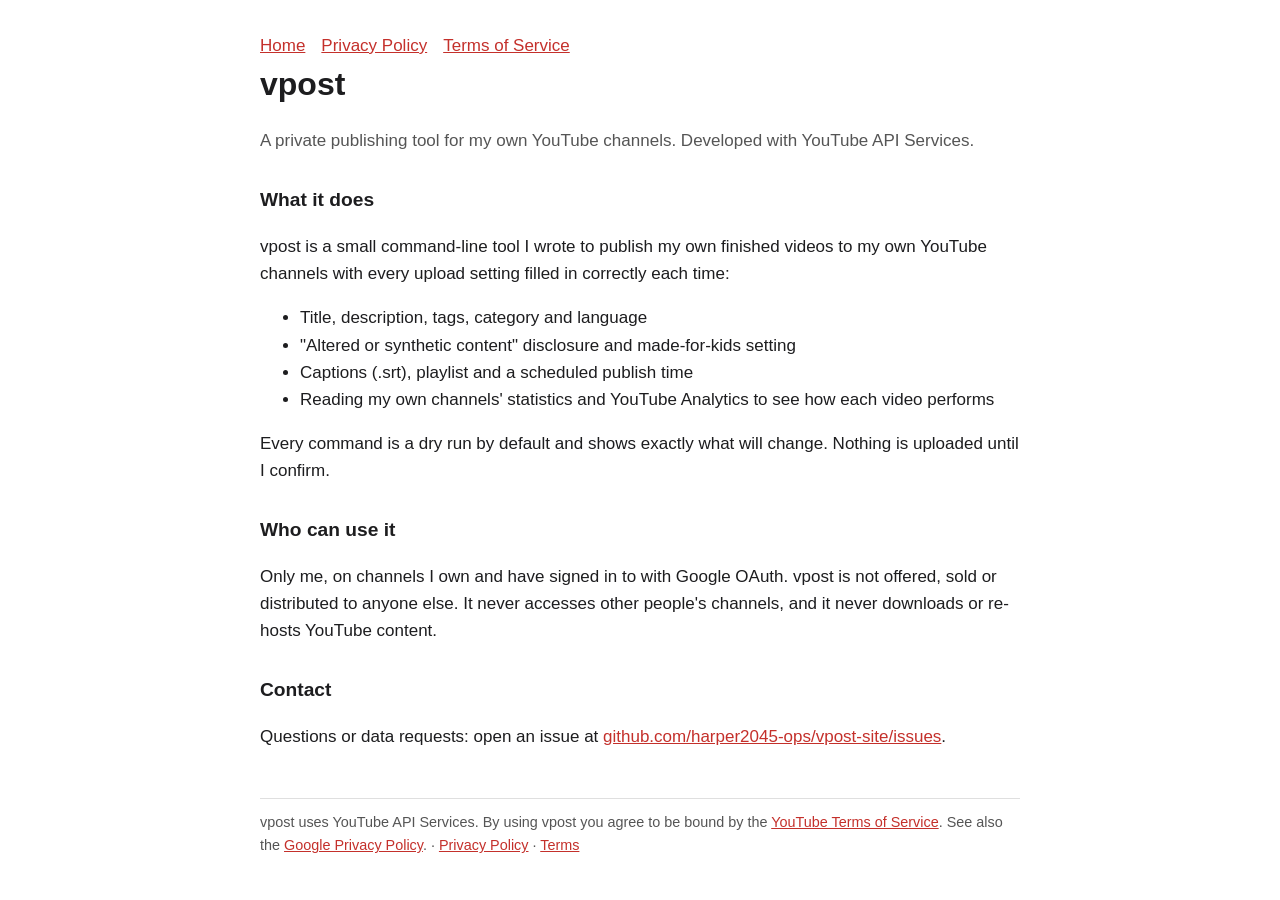
<file: index.html>
<!doctype html><html lang="en"><head><meta charset="utf-8"><meta name="viewport" content="width=device-width,initial-scale=1"><title>vpost</title><link rel="stylesheet" href="style.css"></head><body>
<nav><a href="index.html">Home</a><a href="privacy.html">Privacy Policy</a><a href="terms.html">Terms of Service</a></nav>
<h1>vpost</h1>
<p class="muted">A private publishing tool for my own YouTube channels. Developed with YouTube API Services.</p>
<h2>What it does</h2>
<p>vpost is a small command-line tool I wrote to publish my own finished videos to my own YouTube channels with every upload setting filled in correctly each time:</p>
<ul>
<li>Title, description, tags, category and language</li>
<li>"Altered or synthetic content" disclosure and made-for-kids setting</li>
<li>Captions (.srt), playlist and a scheduled publish time</li>
<li>Reading my own channels' statistics and YouTube Analytics to see how each video performs</li>
</ul>
<p>Every command is a dry run by default and shows exactly what will change. Nothing is uploaded until I confirm.</p>
<h2>Who can use it</h2>
<p>Only me, on channels I own and have signed in to with Google OAuth. vpost is not offered, sold or distributed to anyone else. It never accesses other people's channels, and it never downloads or re-hosts YouTube content.</p>
<h2>Contact</h2>
<p>Questions or data requests: open an issue at <a href="https://github.com/harper2045-ops/vpost-site/issues">github.com/harper2045-ops/vpost-site/issues</a>.</p>
<footer>vpost uses YouTube API Services. By using vpost you agree to be bound by the <a href="https://www.youtube.com/t/terms">YouTube Terms of Service</a>. See also the <a href="https://policies.google.com/privacy">Google Privacy Policy</a>. · <a href="privacy.html">Privacy Policy</a> · <a href="terms.html">Terms</a></footer>
</body></html>
</file>
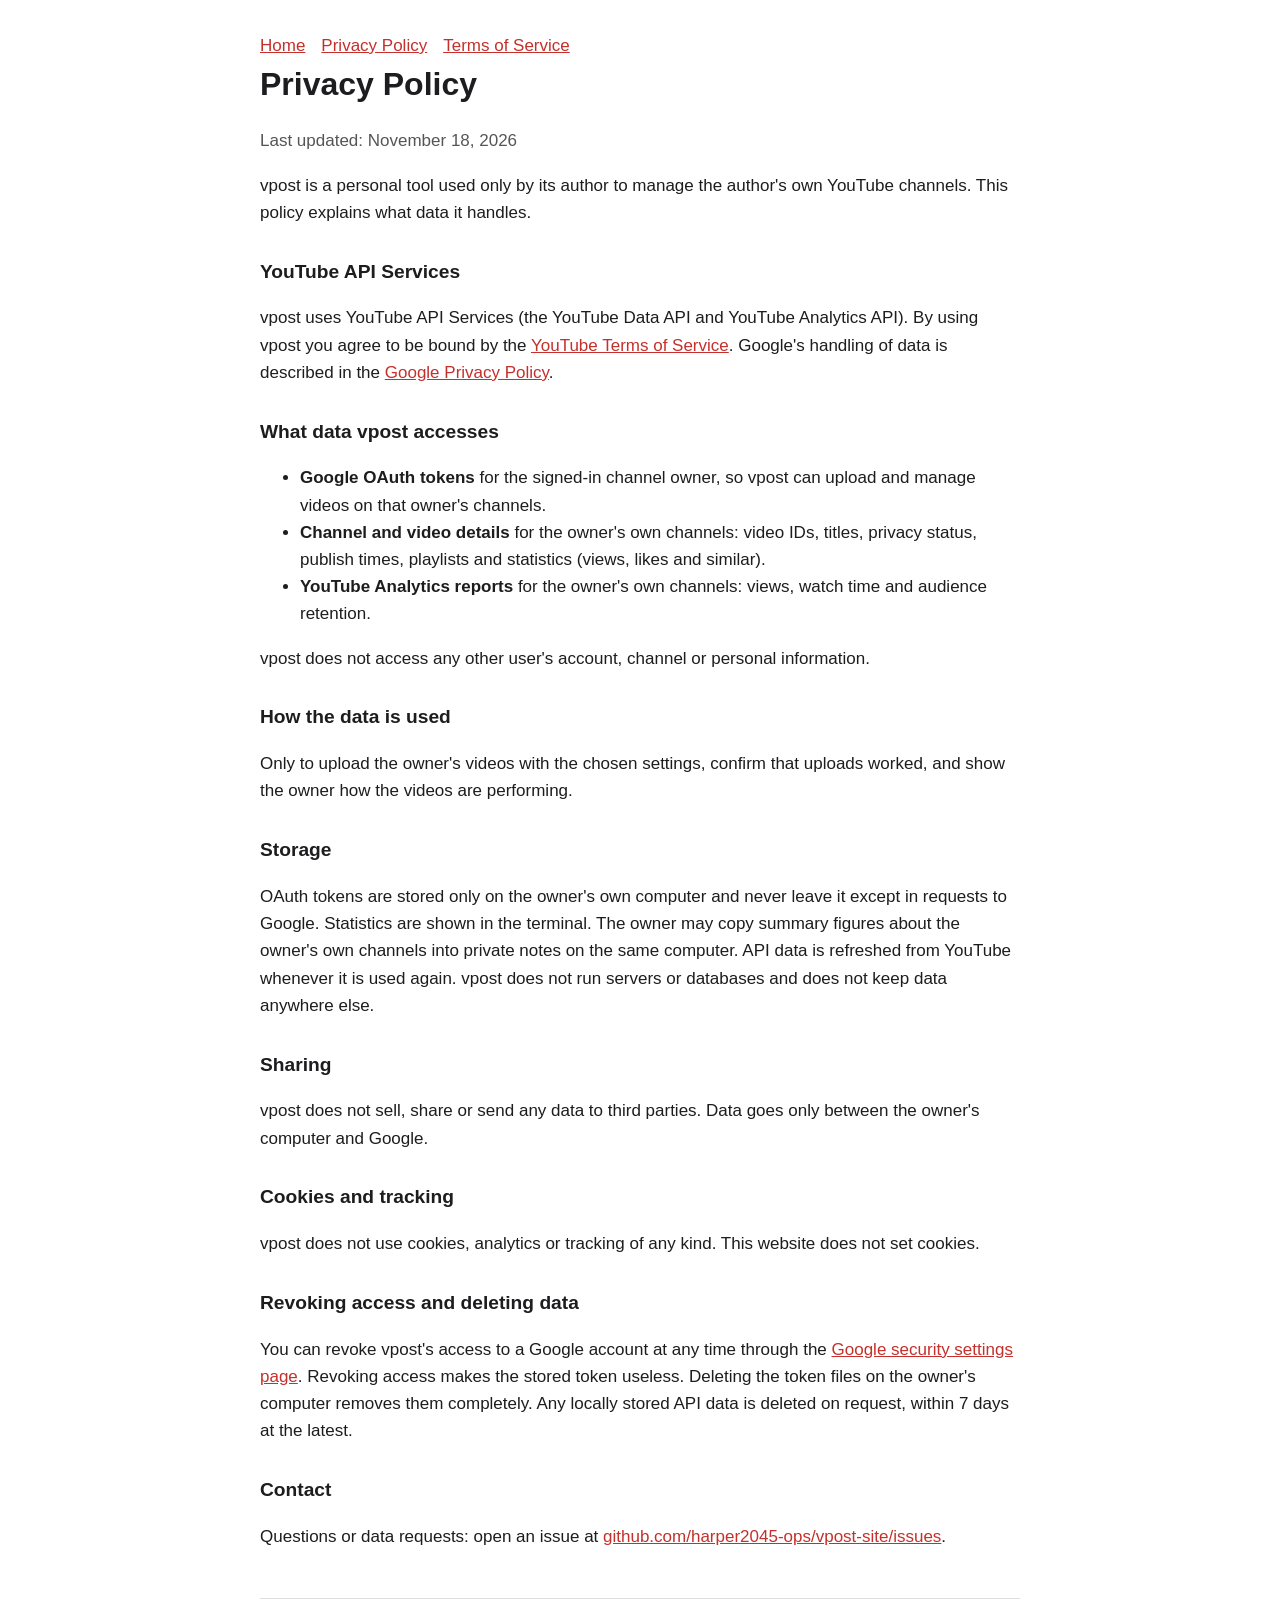
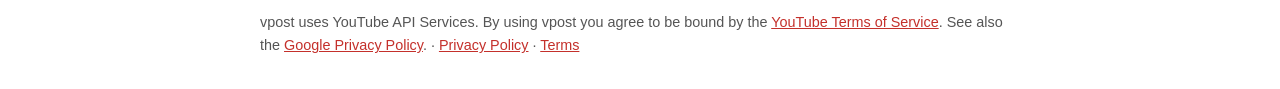
<file: privacy.html>
<!doctype html><html lang="en"><head><meta charset="utf-8"><meta name="viewport" content="width=device-width,initial-scale=1"><title>vpost Privacy Policy</title><link rel="stylesheet" href="style.css"></head><body>
<nav><a href="index.html">Home</a><a href="privacy.html">Privacy Policy</a><a href="terms.html">Terms of Service</a></nav>
<h1>Privacy Policy</h1>
<p class="muted">Last updated: November 18, 2026</p>
<p>vpost is a personal tool used only by its author to manage the author's own YouTube channels. This policy explains what data it handles.</p>
<h2>YouTube API Services</h2>
<p>vpost uses YouTube API Services (the YouTube Data API and YouTube Analytics API). By using vpost you agree to be bound by the <a href="https://www.youtube.com/t/terms">YouTube Terms of Service</a>. Google's handling of data is described in the <a href="https://policies.google.com/privacy">Google Privacy Policy</a>.</p>
<h2>What data vpost accesses</h2>
<ul>
<li><b>Google OAuth tokens</b> for the signed-in channel owner, so vpost can upload and manage videos on that owner's channels.</li>
<li><b>Channel and video details</b> for the owner's own channels: video IDs, titles, privacy status, publish times, playlists and statistics (views, likes and similar).</li>
<li><b>YouTube Analytics reports</b> for the owner's own channels: views, watch time and audience retention.</li>
</ul>
<p>vpost does not access any other user's account, channel or personal information.</p>
<h2>How the data is used</h2>
<p>Only to upload the owner's videos with the chosen settings, confirm that uploads worked, and show the owner how the videos are performing.</p>
<h2>Storage</h2>
<p>OAuth tokens are stored only on the owner's own computer and never leave it except in requests to Google. Statistics are shown in the terminal. The owner may copy summary figures about the owner's own channels into private notes on the same computer. API data is refreshed from YouTube whenever it is used again. vpost does not run servers or databases and does not keep data anywhere else.</p>
<h2>Sharing</h2>
<p>vpost does not sell, share or send any data to third parties. Data goes only between the owner's computer and Google.</p>
<h2>Cookies and tracking</h2>
<p>vpost does not use cookies, analytics or tracking of any kind. This website does not set cookies.</p>
<h2>Revoking access and deleting data</h2>
<p>You can revoke vpost's access to a Google account at any time through the <a href="https://security.google.com/settings/security/permissions">Google security settings page</a>. Revoking access makes the stored token useless. Deleting the token files on the owner's computer removes them completely. Any locally stored API data is deleted on request, within 7 days at the latest.</p>
<h2>Contact</h2>
<p>Questions or data requests: open an issue at <a href="https://github.com/harper2045-ops/vpost-site/issues">github.com/harper2045-ops/vpost-site/issues</a>.</p>
<footer>vpost uses YouTube API Services. By using vpost you agree to be bound by the <a href="https://www.youtube.com/t/terms">YouTube Terms of Service</a>. See also the <a href="https://policies.google.com/privacy">Google Privacy Policy</a>. · <a href="privacy.html">Privacy Policy</a> · <a href="terms.html">Terms</a></footer>
</body></html>
</file>
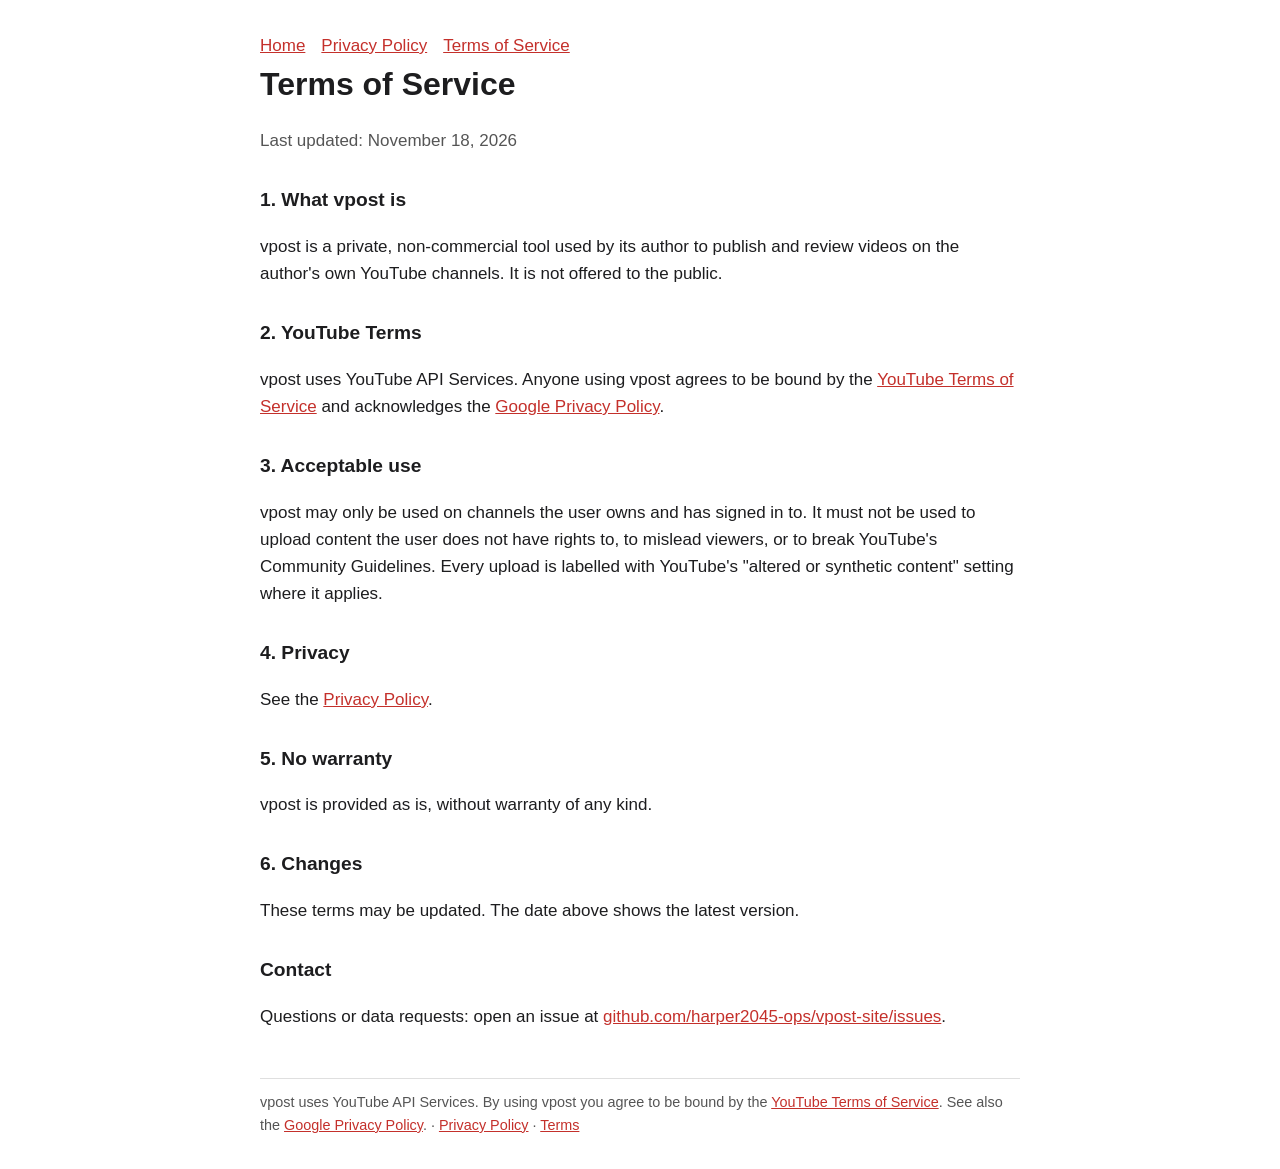
<file: terms.html>
<!doctype html><html lang="en"><head><meta charset="utf-8"><meta name="viewport" content="width=device-width,initial-scale=1"><title>vpost Terms of Service</title><link rel="stylesheet" href="style.css"></head><body>
<nav><a href="index.html">Home</a><a href="privacy.html">Privacy Policy</a><a href="terms.html">Terms of Service</a></nav>
<h1>Terms of Service</h1>
<p class="muted">Last updated: November 18, 2026</p>
<h2>1. What vpost is</h2>
<p>vpost is a private, non-commercial tool used by its author to publish and review videos on the author's own YouTube channels. It is not offered to the public.</p>
<h2>2. YouTube Terms</h2>
<p>vpost uses YouTube API Services. Anyone using vpost agrees to be bound by the <a href="https://www.youtube.com/t/terms">YouTube Terms of Service</a> and acknowledges the <a href="https://policies.google.com/privacy">Google Privacy Policy</a>.</p>
<h2>3. Acceptable use</h2>
<p>vpost may only be used on channels the user owns and has signed in to. It must not be used to upload content the user does not have rights to, to mislead viewers, or to break YouTube's Community Guidelines. Every upload is labelled with YouTube's "altered or synthetic content" setting where it applies.</p>
<h2>4. Privacy</h2>
<p>See the <a href="privacy.html">Privacy Policy</a>.</p>
<h2>5. No warranty</h2>
<p>vpost is provided as is, without warranty of any kind.</p>
<h2>6. Changes</h2>
<p>These terms may be updated. The date above shows the latest version.</p>
<h2>Contact</h2>
<p>Questions or data requests: open an issue at <a href="https://github.com/harper2045-ops/vpost-site/issues">github.com/harper2045-ops/vpost-site/issues</a>.</p>
<footer>vpost uses YouTube API Services. By using vpost you agree to be bound by the <a href="https://www.youtube.com/t/terms">YouTube Terms of Service</a>. See also the <a href="https://policies.google.com/privacy">Google Privacy Policy</a>. · <a href="privacy.html">Privacy Policy</a> · <a href="terms.html">Terms</a></footer>
</body></html>
</file>
<file: style.css>
:root{--fg:#1d1d1f;--muted:#555;--bg:#fff;--accent:#c4302b}
@media (prefers-color-scheme:dark){:root{--fg:#eee;--muted:#aaa;--bg:#111}}
body{font:17px/1.6 -apple-system,Helvetica,Arial,sans-serif;color:var(--fg);background:var(--bg);max-width:760px;margin:0 auto;padding:32px 16px}
h1{font-size:2rem;margin:0 0 .2em}h2{margin-top:1.6em;font-size:1.2rem}
nav a{margin-right:16px;color:var(--accent)}a{color:var(--accent)}.muted{color:var(--muted)}
footer{margin-top:48px;border-top:1px solid #8884;padding-top:12px;font-size:.9rem;color:var(--muted)}
</file>
